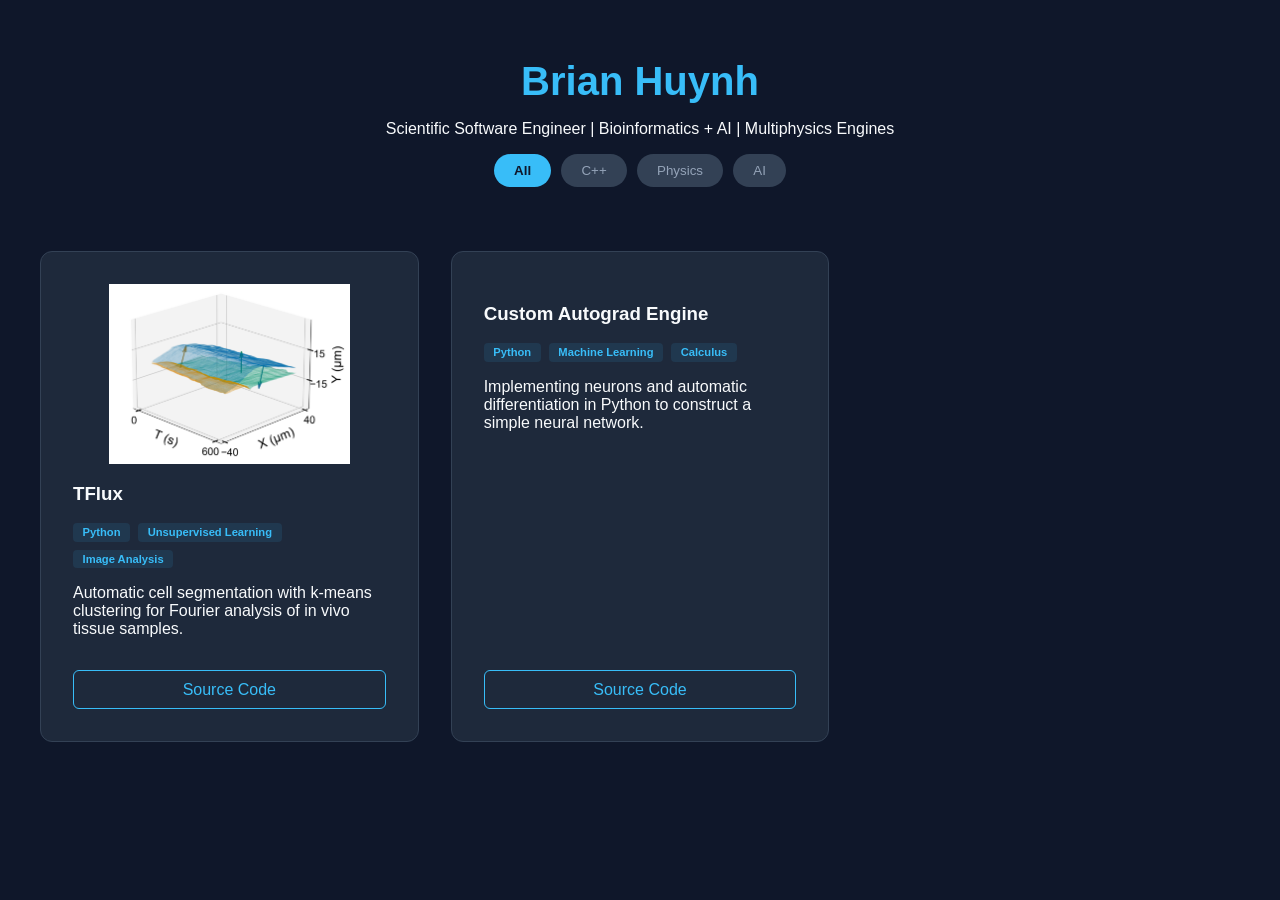
<file: index.html>
<!DOCTYPE html>
<html lang="en">
<head>
    <meta charset="UTF-8">
    <meta name="viewport" content="width=device-width, initial-scale=1.0">
    <title>Brian Huynh Portfolio</title>
    <link rel="stylesheet" href="style.css">
</head>
<body>
    <header>
        <h1>Brian Huynh</h1>
        <p>Scientific Software Engineer | Bioinformatics + AI | Multiphysics Engines</p>
        
        <div class="filter-container">
            <button class="filter-btn active">All</button>
            <button class="filter-btn">C++</button>
            <button class="filter-btn">Physics</button>
            <button class="filter-btn">AI</button>
        </div>
    </header>

    <main id="project-grid"></main>

    <script src="script.js"></script>
</body>
</html>
</file>
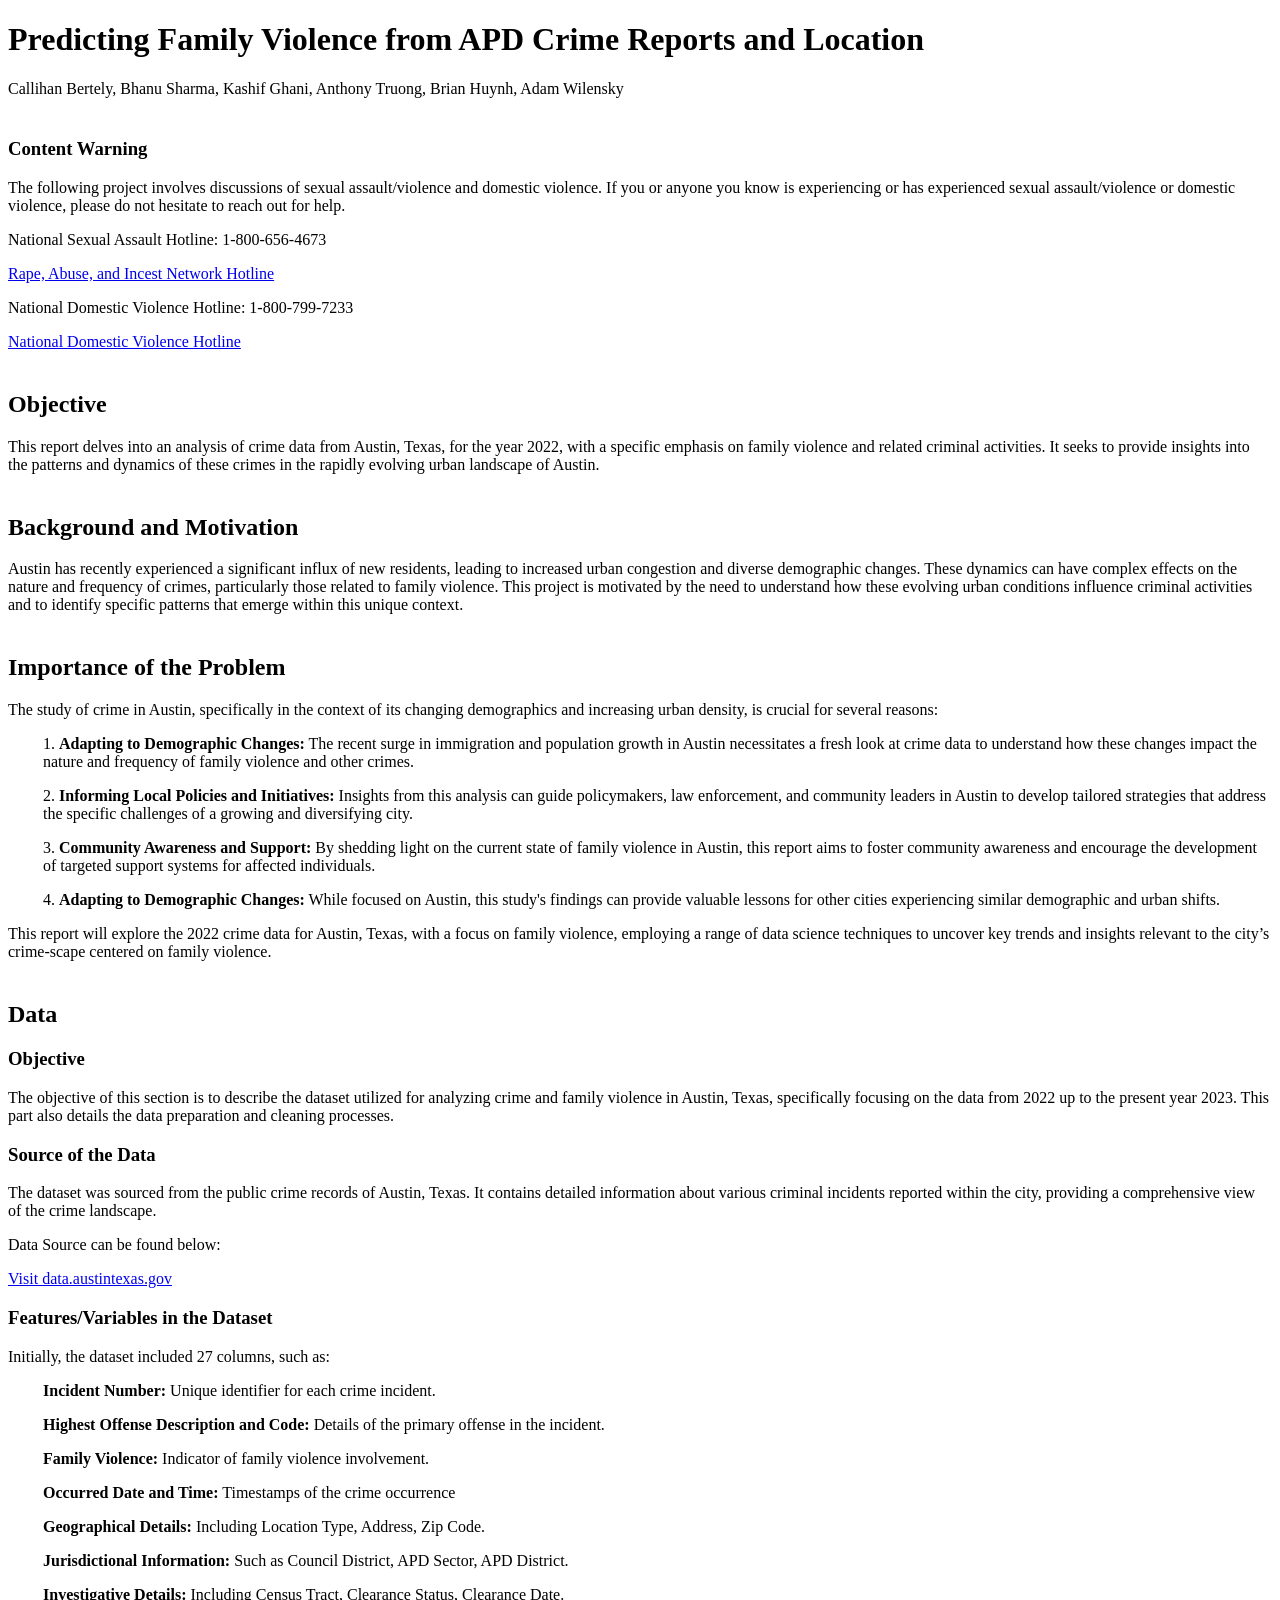
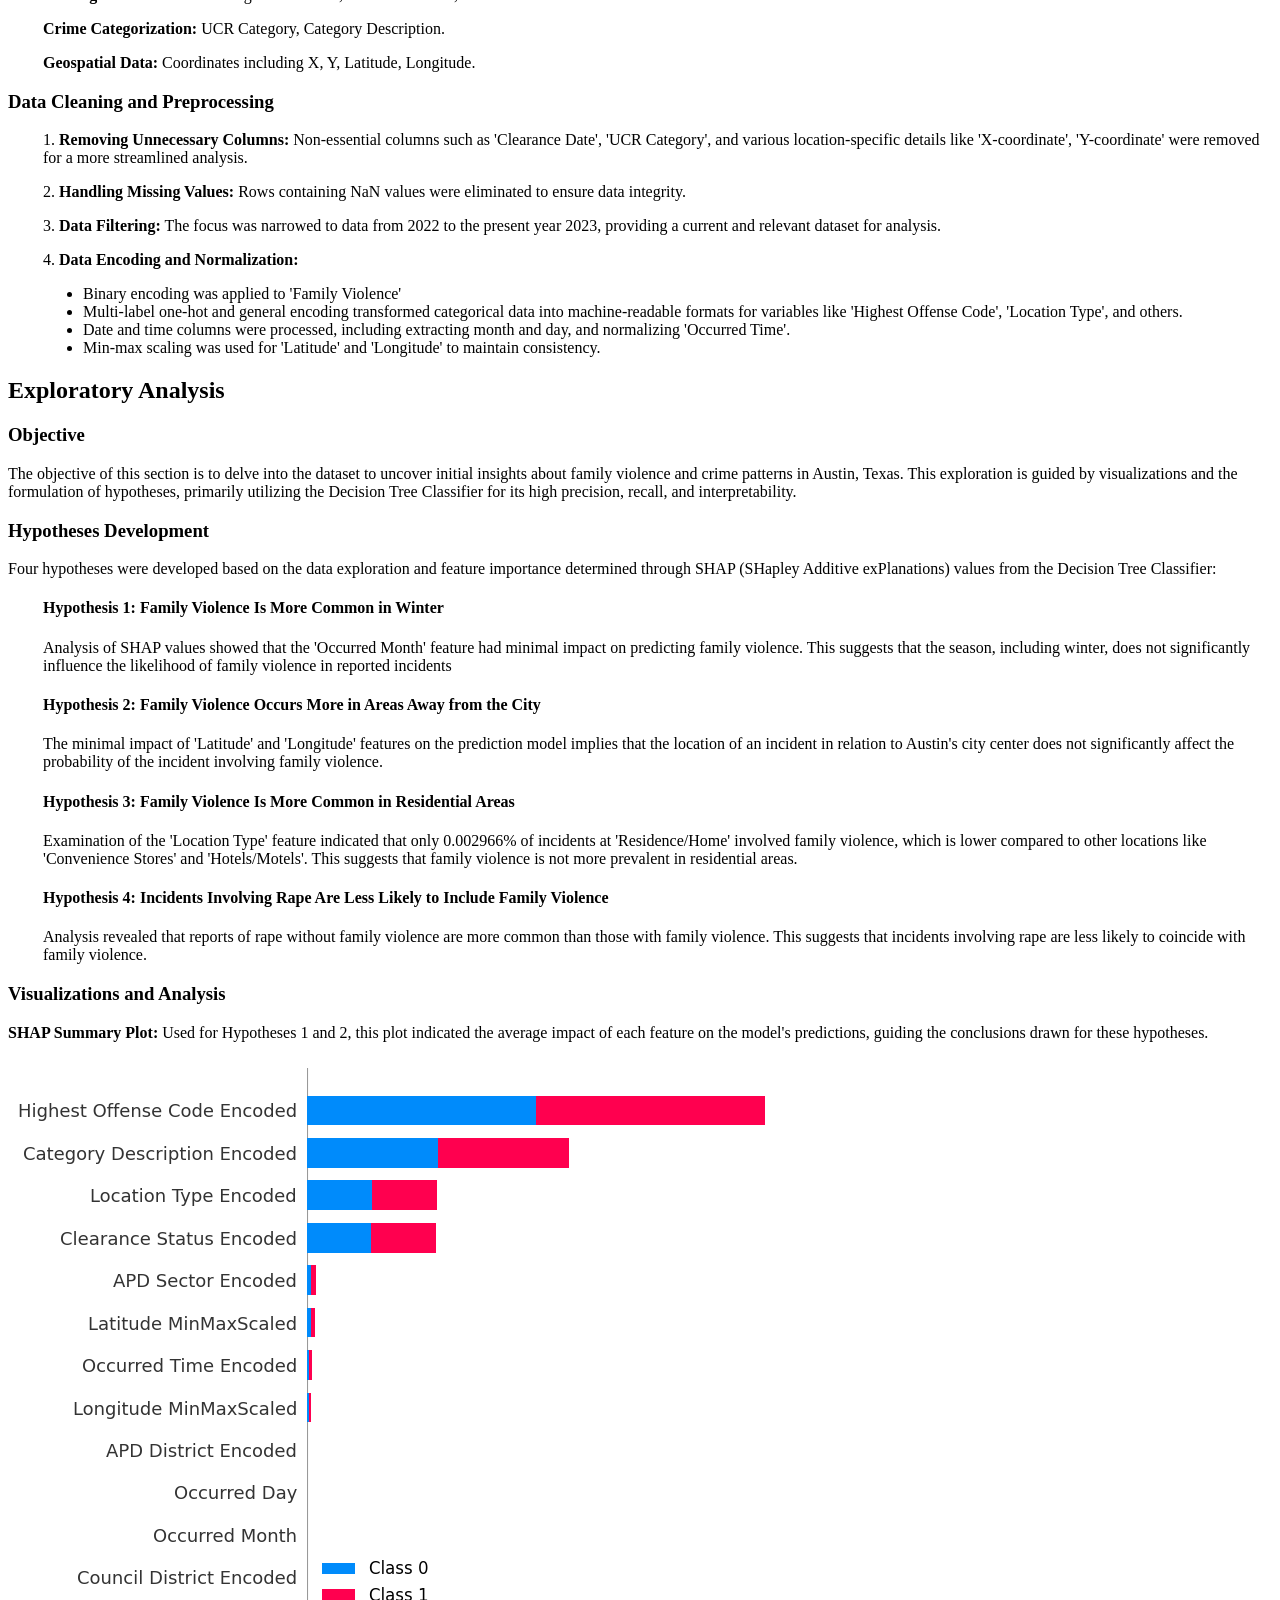
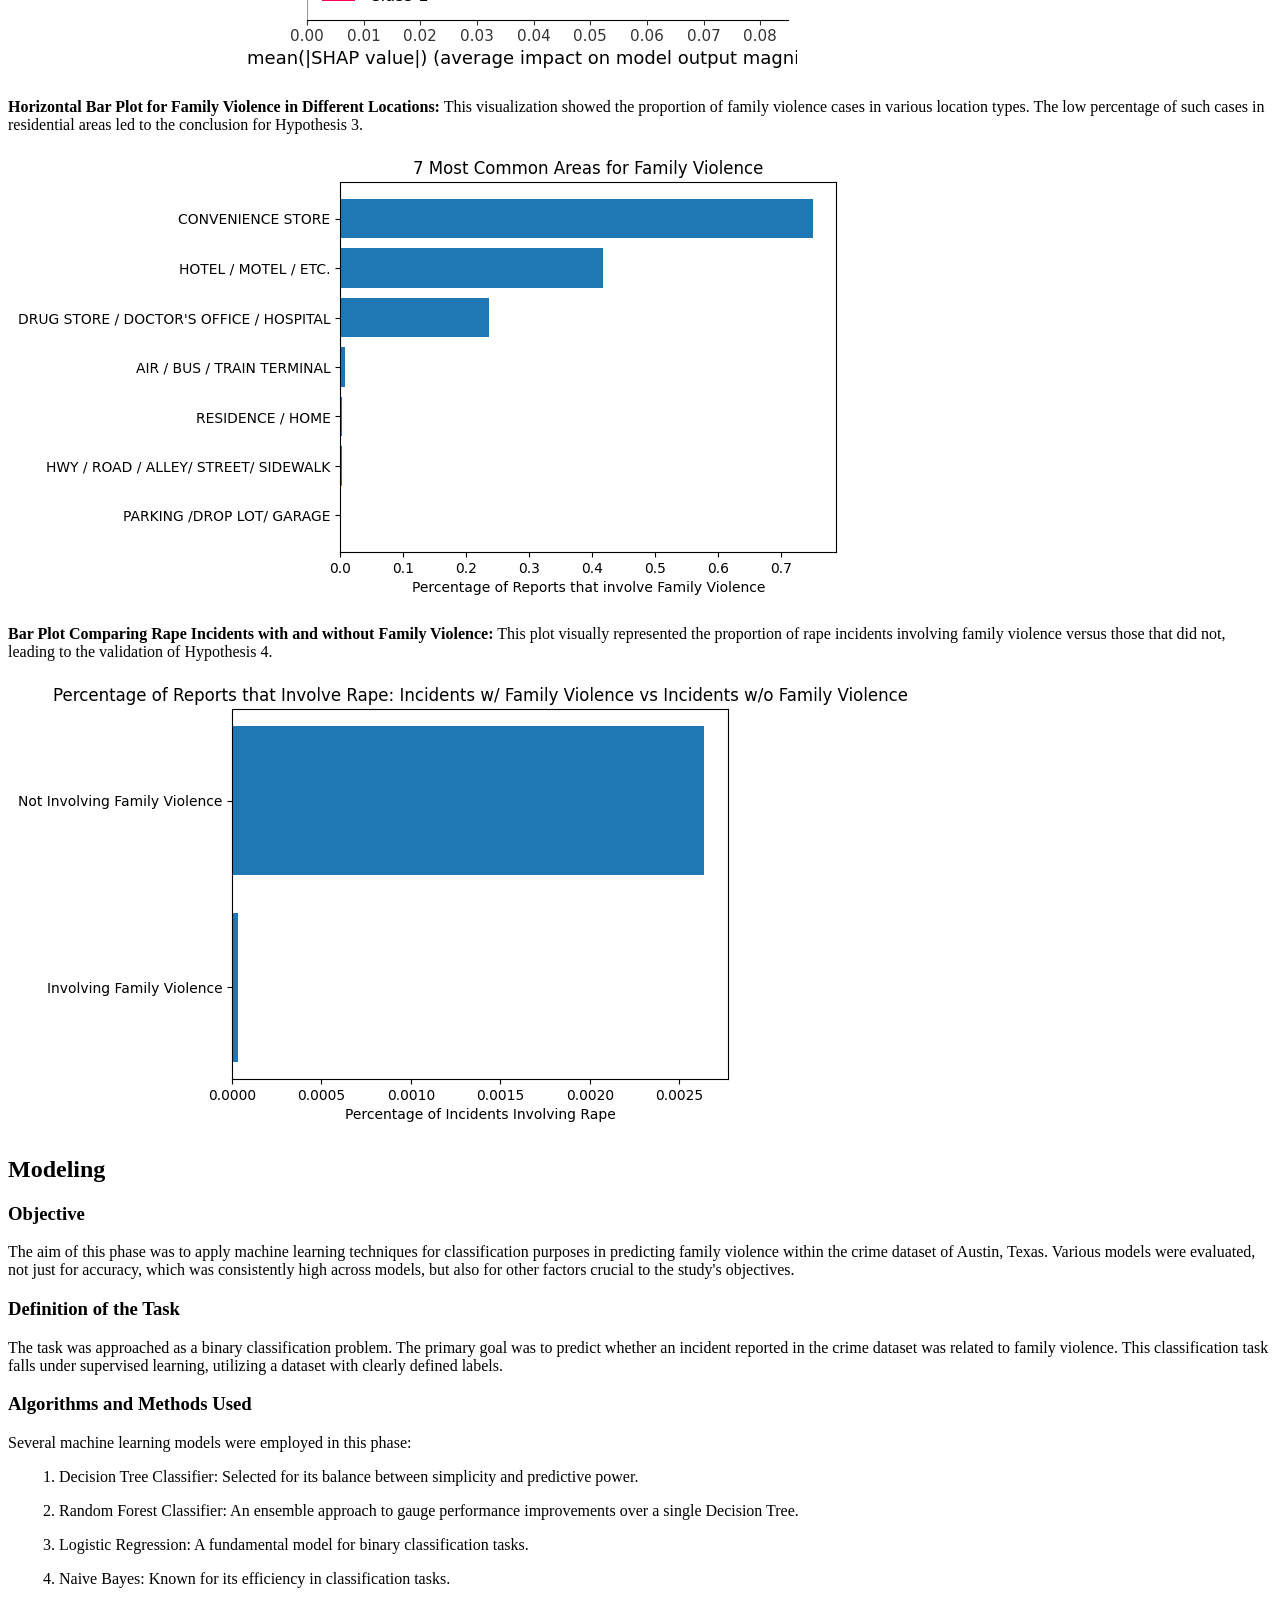
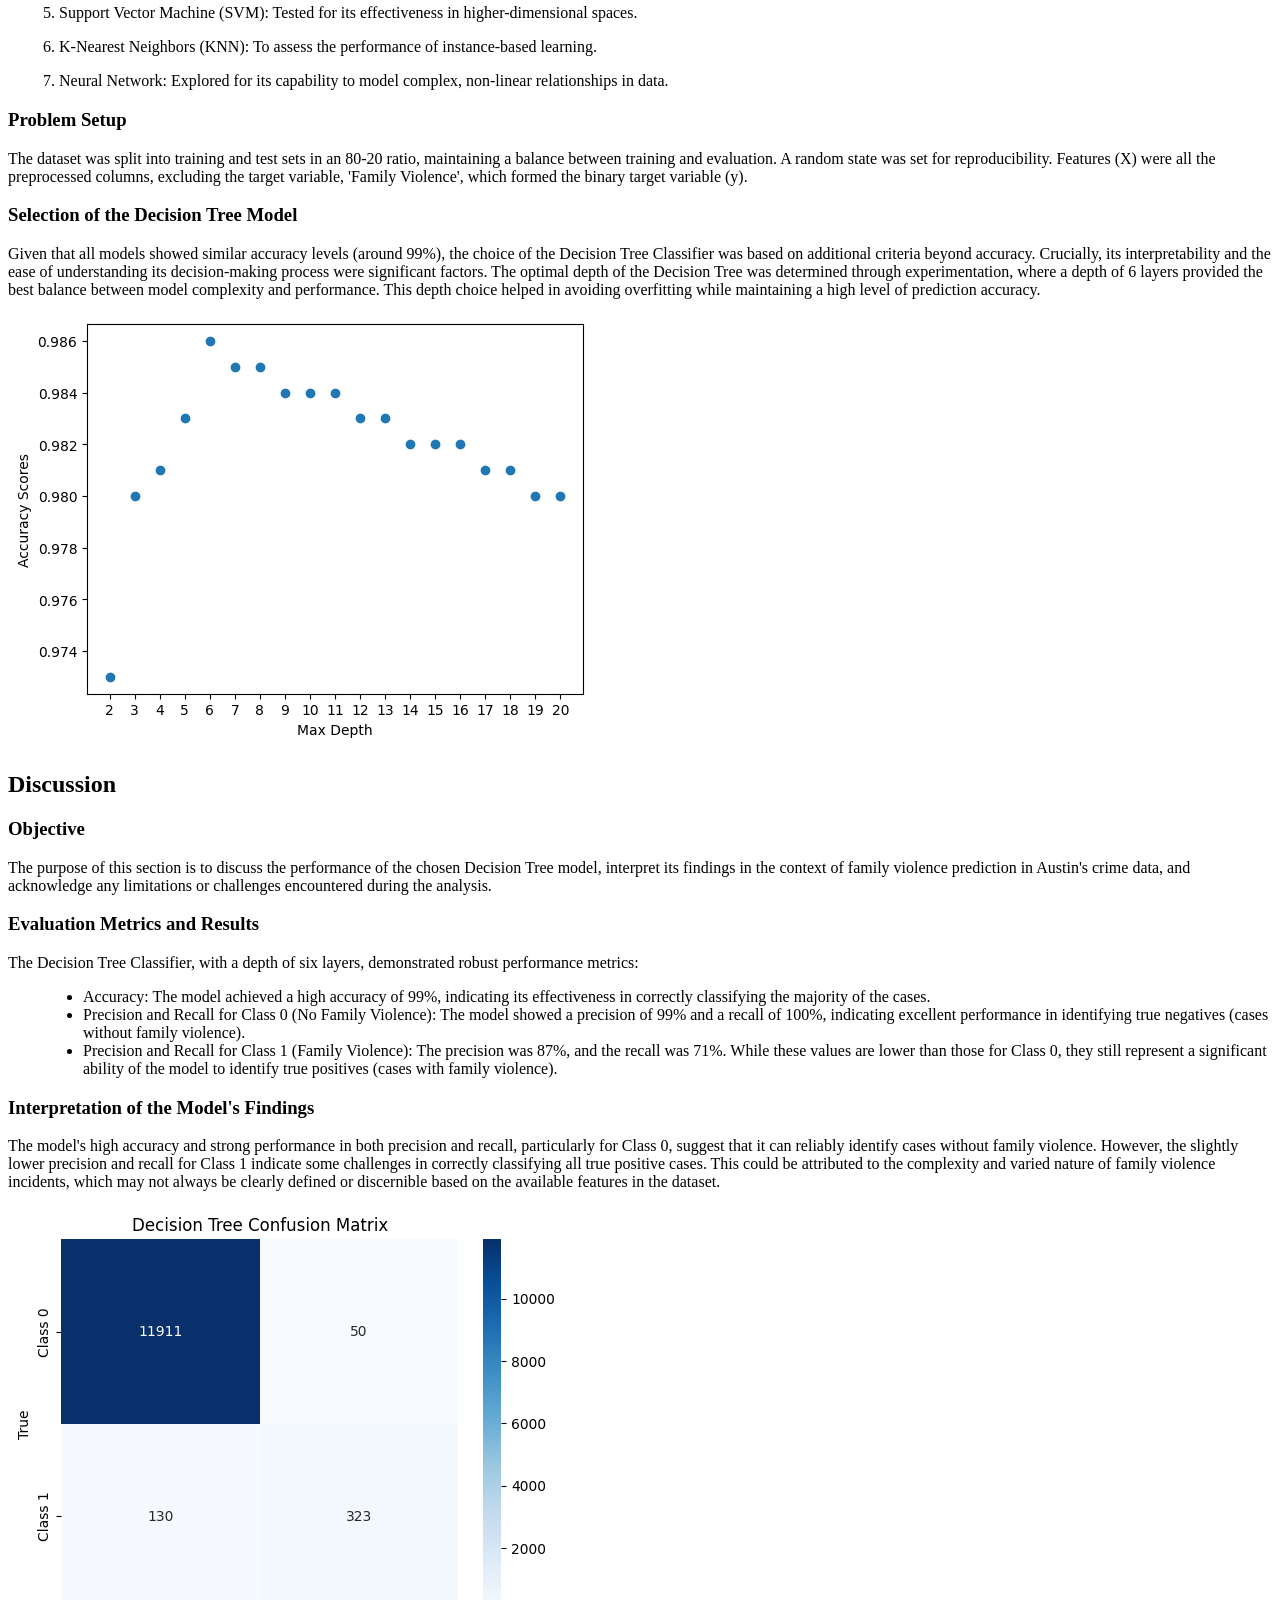
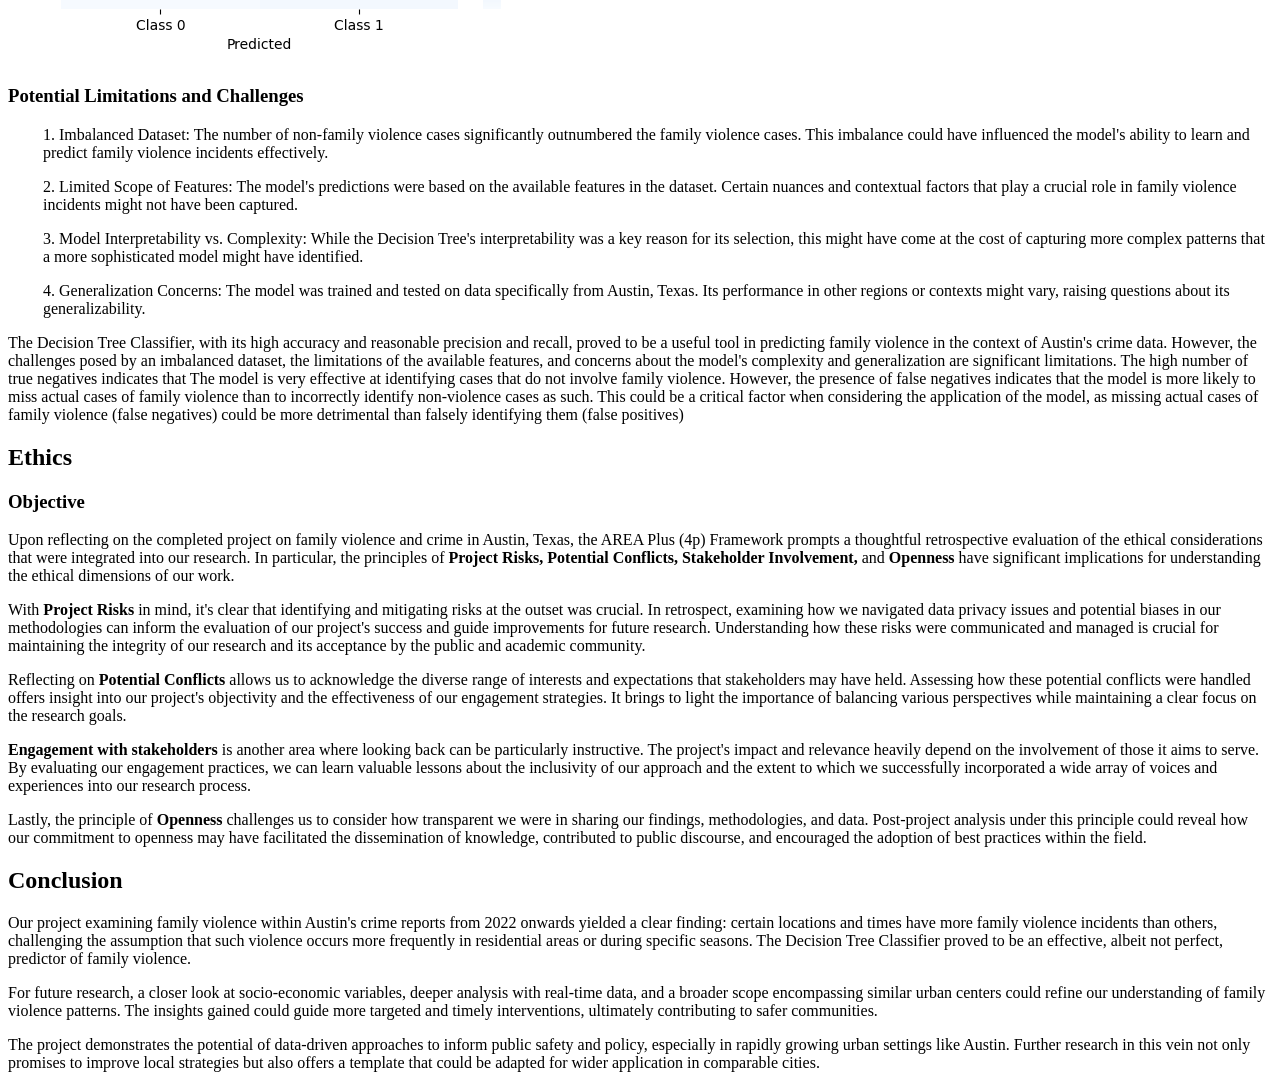
<file: website.html>
<!DOCTYPE html>
<html lang="en">
<head>
    <meta charset="UTF-8">
    <meta name="viewport" content="width=device-width, initial-scale=1.0">
    <title>Data Science Final Project</title>
    <style>
        .indented {
            margin-left: 35px;
        }
        .indented ul {
            list-style-type: circle;
            margin-left: 25px;
        }
        .vertical-space {
            margin-top: 40px;
        }
        .less-vertical-space {
            margin-top: 0;
        }
    </style>
</head>
<body>
    <h1>Predicting Family Violence from APD Crime Reports and Location</h1>
        <p>Callihan Bertely, Bhanu Sharma, Kashif Ghani, Anthony Truong, Brian Huynh, Adam Wilensky</p>
        <h3 class="vertical-space"> Content Warning </h3>
            <p>The following project involves discussions of sexual assault/violence and domestic violence. If you or anyone you know is experiencing or has experienced sexual assault/violence or domestic violence, please do not hesitate to reach out for help. <p>
            <p> National Sexual Assault Hotline: 1-800-656-4673 <p>
            <a href="https://hotline.rainn.org/online" target="_blank">Rape, Abuse, and Incest Network Hotline</a>
            <p> National Domestic Violence Hotline: 1-800-799-7233 <p>
            <a href="https://www.thehotline.org" target="_blank">National Domestic Violence Hotline</a>

    <h2 class="vertical-space"> Objective </h2>
        <p> This report delves into an analysis of crime data from Austin, Texas, for the year 2022, with a specific emphasis on family violence and related criminal activities. It seeks to provide insights into the patterns and dynamics of these crimes in the rapidly evolving urban landscape of Austin. <p>

    <h2 class="vertical-space"> Background and Motivation </h2>
        <p> Austin has recently experienced a significant influx of new residents, leading to increased urban congestion and diverse demographic changes. These dynamics can have complex effects on the nature and frequency of crimes, particularly those related to family violence. This project is motivated by the need to understand how these evolving urban conditions influence criminal activities and to identify specific patterns that emerge within this unique context.</p>

    <h2 class="vertical-space"> Importance of the Problem </h2>
        <p> The study of crime in Austin, specifically in the context of its changing demographics and increasing urban density, is crucial for several reasons:</p>
        <p class="indented">1. <strong>Adapting to Demographic Changes:</strong>  The recent surge in immigration and population growth in Austin necessitates a fresh look at crime data to understand how these changes impact the nature and frequency of family violence and other crimes.</p>
        <p class="indented">2. <strong>Informing Local Policies and Initiatives:</strong> Insights from this analysis can guide policymakers, law enforcement, and community leaders in Austin to develop tailored strategies that address the specific challenges of a growing and diversifying city.</p>
        <p class="indented">3. <strong>Community Awareness and Support:</strong> By shedding light on the current state of family violence in Austin, this report aims to foster community awareness and encourage the development of targeted support systems for affected individuals.</p>
        <p class="indented">4. <strong>Adapting to Demographic Changes:</strong>  While focused on Austin, this study's findings can provide valuable lessons for other cities experiencing similar demographic and urban shifts.</p>
        <p>This report will explore the 2022 crime data for Austin, Texas, with a focus on family violence, employing a range of data science techniques to uncover key trends and insights relevant to the city’s crime-scape centered on family violence.</p>

    <h2 class="vertical-space">Data</h2>
        <h3> Objective</h3>
                <p>The objective of this section is to describe the dataset utilized for analyzing crime and family violence in Austin, Texas, specifically focusing on the data from 2022 up to the present year 2023. This part also details the data preparation and cleaning processes.</p>
        <h3>Source of the Data</h2>
            <p>The dataset was sourced from the public crime records of Austin, Texas. It contains detailed information about various criminal incidents reported within the city, providing a comprehensive view of the crime landscape.</p>
            <p>Data Source can be found below: </p>
            <a href="https://data.austintexas.gov/Public-Safety/Crime-Reports/fdj4-gpfu" target="_blank">Visit data.austintexas.gov</a></a>
        <h3>Features/Variables in the Dataset</h3>
            <p>Initially, the dataset included 27 columns, such as:</p>
            <p class="indented"> <strong>Incident Number:</strong>  Unique identifier for each crime incident.</p>
            <p class="indented"> <strong>Highest Offense Description and Code:</strong>  Details of the primary offense in the incident.</p>
            <p class="indented"> <strong>Family Violence:</strong>  Indicator of family violence involvement.</p>
            <p class="indented"> <strong>Occurred Date and Time:</strong>  Timestamps of the crime occurrence</p>
            <p class="indented"> <strong>Geographical Details:</strong>  Including Location Type, Address, Zip Code.</p>
            <p class="indented"> <strong>Jurisdictional Information:</strong>  Such as Council District, APD Sector, APD District.</p>
            <p class="indented"> <strong>Investigative Details:</strong>  Including Census Tract, Clearance Status, Clearance Date.</p>
            <p class="indented"> <strong>Crime Categorization:</strong> UCR Category, Category Description.</p>
            <p class="indented"> <strong>Geospatial Data:</strong> Coordinates including X, Y, Latitude, Longitude.</p>
        <h3>Data Cleaning and Preprocessing</h3>
            <p class="indented">1. <strong> Removing Unnecessary Columns:</strong> Non-essential columns such as 'Clearance Date', 'UCR Category', and various location-specific details like 'X-coordinate', 'Y-coordinate' were removed for a more streamlined analysis.</p>
            <p class="indented">2. <strong> Handling Missing Values:</strong> Rows containing NaN values were eliminated to ensure data integrity.</p>
            <p class="indented">3. <strong> Data Filtering:</strong> The focus was narrowed to data from 2022 to the present year 2023, providing a current and relevant dataset for analysis.</p>
            <p class="indented">4. <strong> Data Encoding and Normalization:</strong></p>
            <ul class="indented">
                <li>Binary encoding was applied to 'Family Violence'</li>
                <li>Multi-label one-hot and general encoding transformed categorical data into machine-readable formats for variables like 'Highest Offense Code', 'Location Type', and others.</li>
                <li>Date and time columns were processed, including extracting month and day, and normalizing 'Occurred Time'.</li>
                <li>Min-max scaling was used for 'Latitude' and 'Longitude' to maintain consistency.</li>
            </ul>

    <h2>Exploratory Analysis</h2>
        <h3>Objective</h3>
            <p>The objective of this section is to delve into the dataset to uncover initial insights about family violence and crime patterns in Austin, Texas. This exploration is guided by visualizations and the formulation of hypotheses, primarily utilizing the Decision Tree Classifier for its high precision, recall, and interpretability.</p>
        <h3>Hypotheses Development</h3>
            <p>Four hypotheses were developed based on the data exploration and feature importance determined through SHAP (SHapley Additive exPlanations) values from the Decision Tree Classifier:</p>
            <h4 class="indented"> <strong> Hypothesis 1: Family Violence Is More Common in Winter</strong></h4>
                <p class="indented"> Analysis of SHAP values showed that the 'Occurred Month' feature had minimal impact on predicting family violence. This suggests that the season, including winter, does not significantly influence the likelihood of family violence in reported incidents</p>
            <h4 class="indented"> <strong> Hypothesis 2: Family Violence Occurs More in Areas Away from the City</strong></h4>
                <p class="indented"> The minimal impact of 'Latitude' and 'Longitude' features on the prediction model implies that the location of an incident in relation to Austin's city center does not significantly affect the probability of the incident involving family violence.</p>
            <h4 class="indented"> <strong> Hypothesis 3: Family Violence Is More Common in Residential Areas</strong></h4>
                <p class="indented"> Examination of the 'Location Type' feature indicated that only 0.002966% of incidents at 'Residence/Home' involved family violence, which is lower compared to other locations like 'Convenience Stores' and 'Hotels/Motels'. This suggests that family violence is not more prevalent in residential areas.</p>
            <h4 class="indented"> <strong> Hypothesis 4: Incidents Involving Rape Are Less Likely to Include Family Violence</strong></h4>
                <p class="indented"> Analysis revealed that reports of rape without family violence are more common than those with family violence. This suggests that incidents involving rape are less likely to coincide with family violence.</p>
        <h3>Visualizations and Analysis</h3>
        <p><strong> SHAP Summary Plot:</strong> Used for Hypotheses 1 and 2, this plot indicated the average impact of each feature on the model's predictions, guiding the conclusions drawn for these hypotheses.</p>
        <img src="SHAP Values.png">
        <p><strong> Horizontal Bar Plot for Family Violence in Different Locations:</strong> This visualization showed the proportion of family violence cases in various location types. The low percentage of such cases in residential areas led to the conclusion for Hypothesis 3.</p>
        <img src="SDS Hypothesis 3.png">
        <p><strong> Bar Plot Comparing Rape Incidents with and without Family Violence:</strong> This plot visually represented the proportion of rape incidents involving family violence versus those that did not, leading to the validation of Hypothesis 4.</p>
        <img src="SDS Hypothesis 4.png">

    <h2>Modeling</h2>
        <h3>Objective</h3>
            <p>The aim of this phase was to apply machine learning techniques for classification purposes in predicting family violence within the crime dataset of Austin, Texas. Various models were evaluated, not just for accuracy, which was consistently high across models, but also for other factors crucial to the study's objectives.</p>
        <h3>Definition of the Task</h3>
            <p>The task was approached as a binary classification problem. The primary goal was to predict whether an incident reported in the crime dataset was related to family violence. This classification task falls under supervised learning, utilizing a dataset with clearly defined labels.</p>
        <h3>Algorithms and Methods Used</h3>
            <p>Several machine learning models were employed in this phase:</p>
            <p class="indented"> 1. Decision Tree Classifier: Selected for its balance between simplicity and predictive power.</p>
            <p class="indented"> 2. Random Forest Classifier: An ensemble approach to gauge performance improvements over a single Decision Tree.</p>
            <p class="indented"> 3. Logistic Regression: A fundamental model for binary classification tasks.</p>
            <p class="indented"> 4. Naive Bayes: Known for its efficiency in classification tasks.</p>
            <p class="indented"> 5. Support Vector Machine (SVM): Tested for its effectiveness in higher-dimensional spaces.</p>
            <p class="indented"> 6. K-Nearest Neighbors (KNN): To assess the performance of instance-based learning.</p>
            <p class="indented"> 7. Neural Network: Explored for its capability to model complex, non-linear relationships in data.</p>
        <h3>Problem Setup</h3>
            <p>The dataset was split into training and test sets in an 80-20 ratio, maintaining a balance between training and evaluation. A random state was set for reproducibility. Features (X) were all the preprocessed columns, excluding the target variable, 'Family Violence', which formed the binary target variable (y).</p>
        <h3>Selection of the Decision Tree Model</h3>
            <p>Given that all models showed similar accuracy levels (around 99%), the choice of the Decision Tree Classifier was based on additional criteria beyond accuracy. Crucially, its interpretability and the ease of understanding its decision-making process were significant factors. The optimal depth of the Decision Tree was determined through experimentation, where a depth of 6 layers provided the best balance between model complexity and performance. This depth choice helped in avoiding overfitting while maintaining a high level of prediction accuracy.</p>
            <img src="Optimal Decision Tree Depth.png">

        <h2>Discussion</h2>
            <h3>Objective</h3>
                <p>The purpose of this section is to discuss the performance of the chosen Decision Tree model, interpret its findings in the context of family violence prediction in Austin's crime data, and acknowledge any limitations or challenges encountered during the analysis.</p>
            <h3>Evaluation Metrics and Results</h3>
                <p>The Decision Tree Classifier, with a depth of six layers, demonstrated robust performance metrics:</p>
                <ul class="indented">
                    <li>Accuracy: The model achieved a high accuracy of 99%, indicating its effectiveness in correctly classifying the majority of the cases.</li>
                    <li>Precision and Recall for Class 0 (No Family Violence): The model showed a precision of 99% and a recall of 100%, indicating excellent performance in identifying true negatives (cases without family violence).</li>
                    <li>Precision and Recall for Class 1 (Family Violence): The precision was 87%, and the recall was 71%. While these values are lower than those for Class 0, they still represent a significant ability of the model to identify true positives (cases with family violence).</li>
                </ul>
            <h3>Interpretation of the Model's Findings</h3>
                <p>The model's high accuracy and strong performance in both precision and recall, particularly for Class 0, suggest that it can reliably identify cases without family violence. However, the slightly lower precision and recall for Class 1 indicate some challenges in correctly classifying all true positive cases. This could be attributed to the complexity and varied nature of family violence incidents, which may not always be clearly defined or discernible based on the available features in the dataset. </p>
                <img src="Decision Tree Confusion Matrix.png">
            <h3>Potential Limitations and Challenges</h3>
                <p class="indented">1. Imbalanced Dataset: The number of non-family violence cases significantly outnumbered the family violence cases. This imbalance could have influenced the model's ability to learn and predict family violence incidents effectively.</p>
                <p class="indented">2. Limited Scope of Features: The model's predictions were based on the available features in the dataset. Certain nuances and contextual factors that play a crucial role in family violence incidents might not have been captured.</p>
                <p class="indented">3. Model Interpretability vs. Complexity: While the Decision Tree's interpretability was a key reason for its selection, this might have come at the cost of capturing more complex patterns that a more sophisticated model might have identified.</p>
                <p class="indented">4. Generalization Concerns: The model was trained and tested on data specifically from Austin, Texas. Its performance in other regions or contexts might vary, raising questions about its generalizability.</p>
                <p>The Decision Tree Classifier, with its high accuracy and reasonable precision and recall, proved to be a useful tool in predicting family violence in the context of Austin's crime data. However, the challenges posed by an imbalanced dataset, the limitations of the available features, and concerns about the model's complexity and generalization are significant limitations. The high number of true negatives indicates that The model is very effective at identifying cases that do not involve family violence. However, the presence of false negatives indicates that the model is more likely to miss actual cases of family violence than to incorrectly identify non-violence cases as such. This could be a critical factor when considering the application of the model, as missing actual cases of family violence (false negatives) could be more detrimental than falsely identifying them (false positives)</p>

        <h2>Ethics</h2>
            <h3>Objective</h3>
                <p>Upon reflecting on the completed project on family violence and crime in Austin, Texas, the AREA Plus (4p) Framework prompts a thoughtful retrospective evaluation of the ethical considerations that were integrated into our research. In particular, the principles of <strong> Project Risks, Potential Conflicts, Stakeholder Involvement, </strong> and <strong>Openness </strong> have significant implications for understanding the ethical dimensions of our work.</p>
                <p>With <strong>Project Risks</strong> in mind, it's clear that identifying and mitigating risks at the outset was crucial. In retrospect, examining how we navigated data privacy issues and potential biases in our methodologies can inform the evaluation of our project's success and guide improvements for future research. Understanding how these risks were communicated and managed is crucial for maintaining the integrity of our research and its acceptance by the public and academic community.</p>
                <p>Reflecting on <strong>Potential Conflicts</strong> allows us to acknowledge the diverse range of interests and expectations that stakeholders may have held. Assessing how these potential conflicts were handled offers insight into our project's objectivity and the effectiveness of our engagement strategies. It brings to light the importance of balancing various perspectives while maintaining a clear focus on the research goals.</p>
                <p><strong>Engagement with stakeholders</strong> is another area where looking back can be particularly instructive. The project's impact and relevance heavily depend on the involvement of those it aims to serve. By evaluating our engagement practices, we can learn valuable lessons about the inclusivity of our approach and the extent to which we successfully incorporated a wide array of voices and experiences into our research process.</p>
                <p>Lastly, the principle of <strong>Openness</strong> challenges us to consider how transparent we were in sharing our findings, methodologies, and data. Post-project analysis under this principle could reveal how our commitment to openness may have facilitated the dissemination of knowledge, contributed to public discourse, and encouraged the adoption of best practices within the field.</p>
        <h2>Conclusion</h2>
                <p>Our project examining family violence within Austin's crime reports from 2022 onwards yielded a clear finding: certain locations and times have more family violence incidents than others, challenging the assumption that such violence occurs more frequently in residential areas or during specific seasons. The Decision Tree Classifier proved to be an effective, albeit not perfect, predictor of family violence.</p>
                <p>For future research, a closer look at socio-economic variables, deeper analysis with real-time data, and a broader scope encompassing similar urban centers could refine our understanding of family violence patterns. The insights gained could guide more targeted and timely interventions, ultimately contributing to safer communities.</p>
                <p>The project demonstrates the potential of data-driven approaches to inform public safety and policy, especially in rapidly growing urban settings like Austin. Further research in this vein not only promises to improve local strategies but also offers a template that could be adapted for wider application in comparable cities.</p>
</body>
</html>
</file>
<file: style.css>
:root {
    --bg: #0f172a;
    --card-bg: #1e293b;
    --text-main: #f8fafc;
    --text-dim: #94a3b8;
    --accent: #38bdf8; 
    --tag-bg: #334155;
    --transition: all 0.25s cubic-bezier(0.4, 0, 0.2, 1);
}

body {
    font-family: 'Inter', -apple-system, sans-serif;
    background-color: var(--bg);
    color: var(--text-main);
    margin: 0;
    padding: 2rem;
}

header {
    max-width: 800px;
    margin: 0 auto 4rem auto;
    text-align: center;
}

h1 { font-size: 2.5rem; margin-bottom: 0.5rem; color: var(--accent); }

/* Filter Buttons Container */
.filter-container {
    display: flex;
    justify-content: center;
    gap: 10px;
    margin-bottom: 3rem;
    flex-wrap: wrap;
}

.filter-btn {
    background: var(--tag-bg);
    border: 1px solid transparent;
    color: var(--text-dim);
    padding: 0.5rem 1.2rem;
    border-radius: 20px;
    cursor: pointer;
    transition: var(--transition);
}

.filter-btn.active, .filter-btn:hover {
    background: var(--accent);
    color: var(--bg);
    font-weight: bold;
}

/* The Grid */
#project-grid {
    display: grid;
    grid-template-columns: repeat(auto-fill, minmax(320px, 1fr));
    gap: 2rem;
    max-width: 1200px;
    margin: 0 auto;
}

/* Project Card */
.project-card {
    background: var(--card-bg);
    border: 1px solid #334155;
    border-radius: 12px;
    padding: 2rem;
    display: flex;
    flex-direction: column;
    justify-content: space-between;
    transition: var(--transition);
}

.project-card.hidden { display: none; }

.project-card:hover {
    transform: translateY(-8px);
    border-color: var(--accent);
    box-shadow: 0 10px 30px -10px rgba(56, 189, 248, 0.2);
}

.project-img {
    width: 100%;
    height: 180px;
    object-fit: contain;
    border-radius: 8px 8px 0 0;  /* rounds top corners to match card */
    display: block;
}

.tags { display: flex; flex-wrap: wrap; gap: 0.5rem; margin: 1rem 0; }
.tag {
    background: rgba(56, 189, 248, 0.1);
    color: var(--accent);
    font-size: 0.7rem;
    padding: 0.2rem 0.6rem;
    border-radius: 4px;
    font-weight: 700;
}

.link-btn {
    text-decoration: none;
    color: var(--accent);
    border: 1px solid var(--accent);
    padding: 0.6rem;
    border-radius: 6px;
    text-align: center;
    transition: var(--transition);
    margin-top: 1rem;
}

.link-btn:hover { background: var(--accent); color: var(--bg); }
</file>
